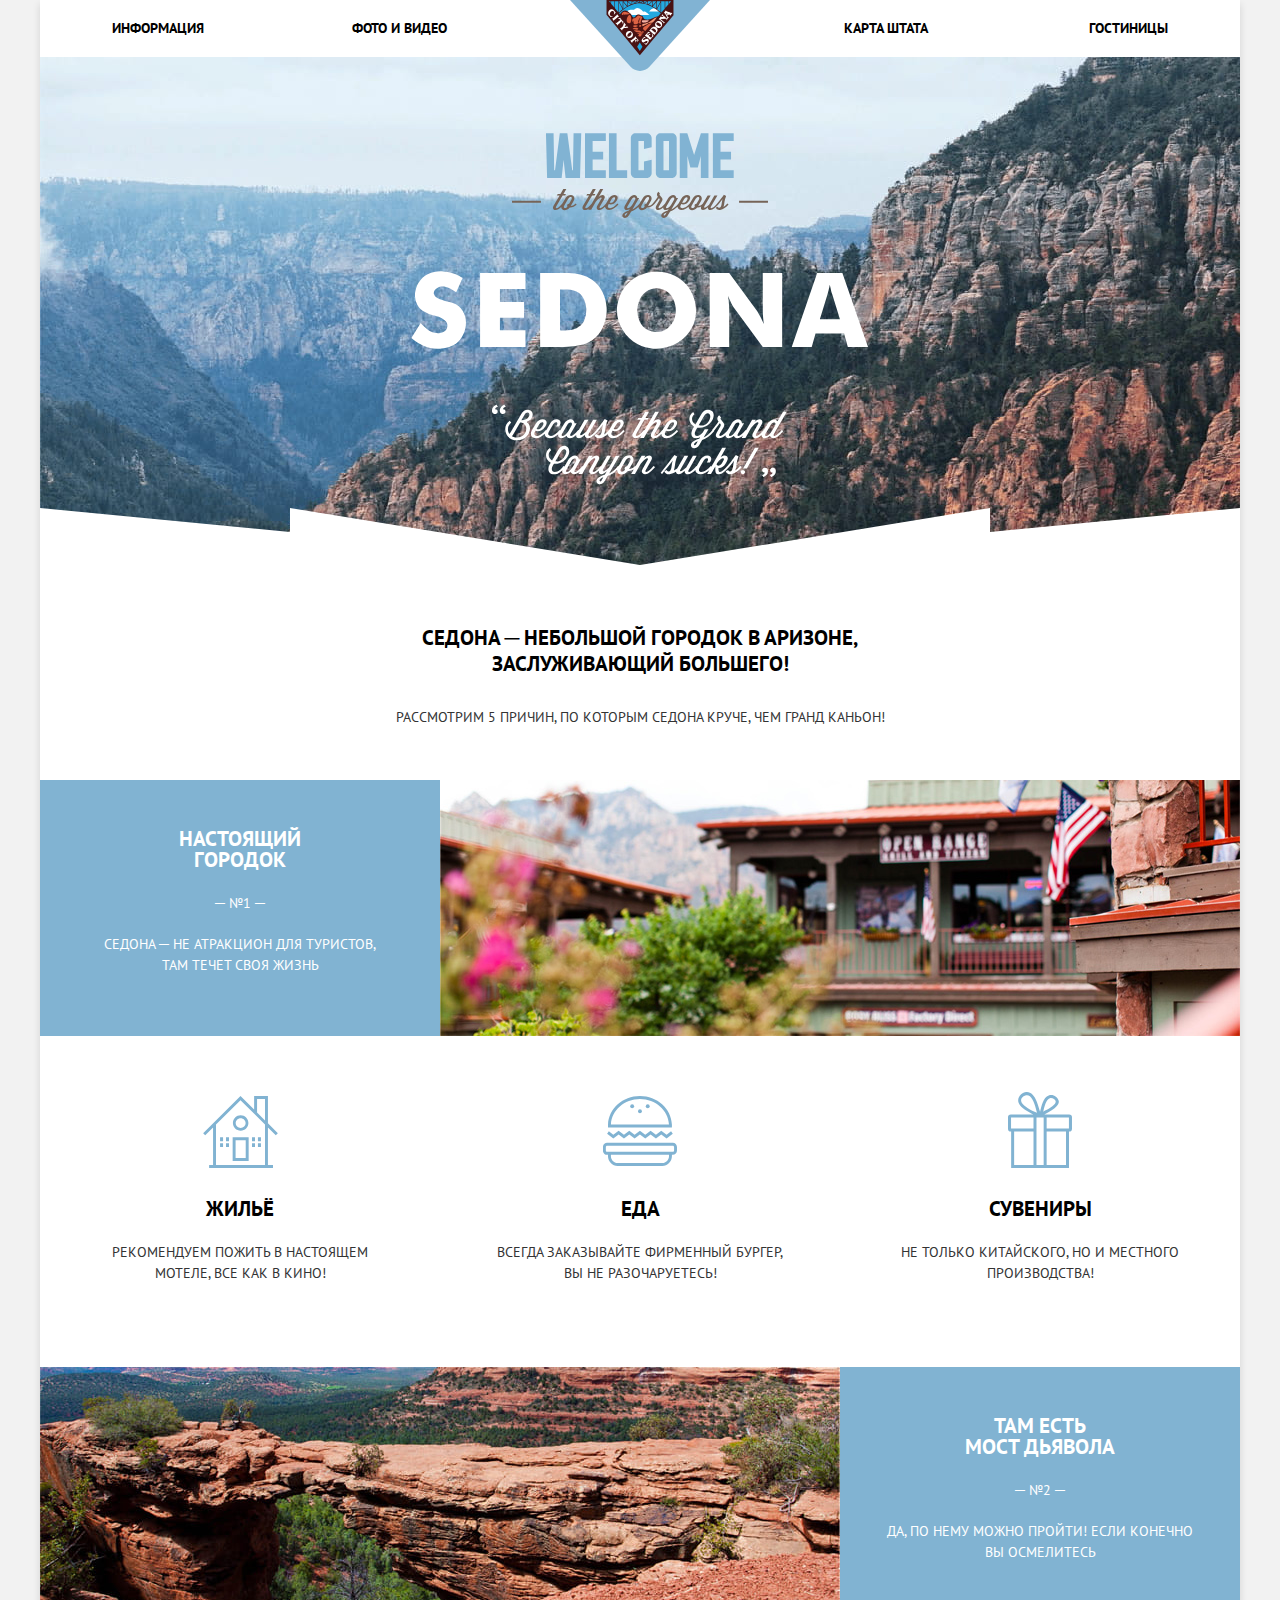
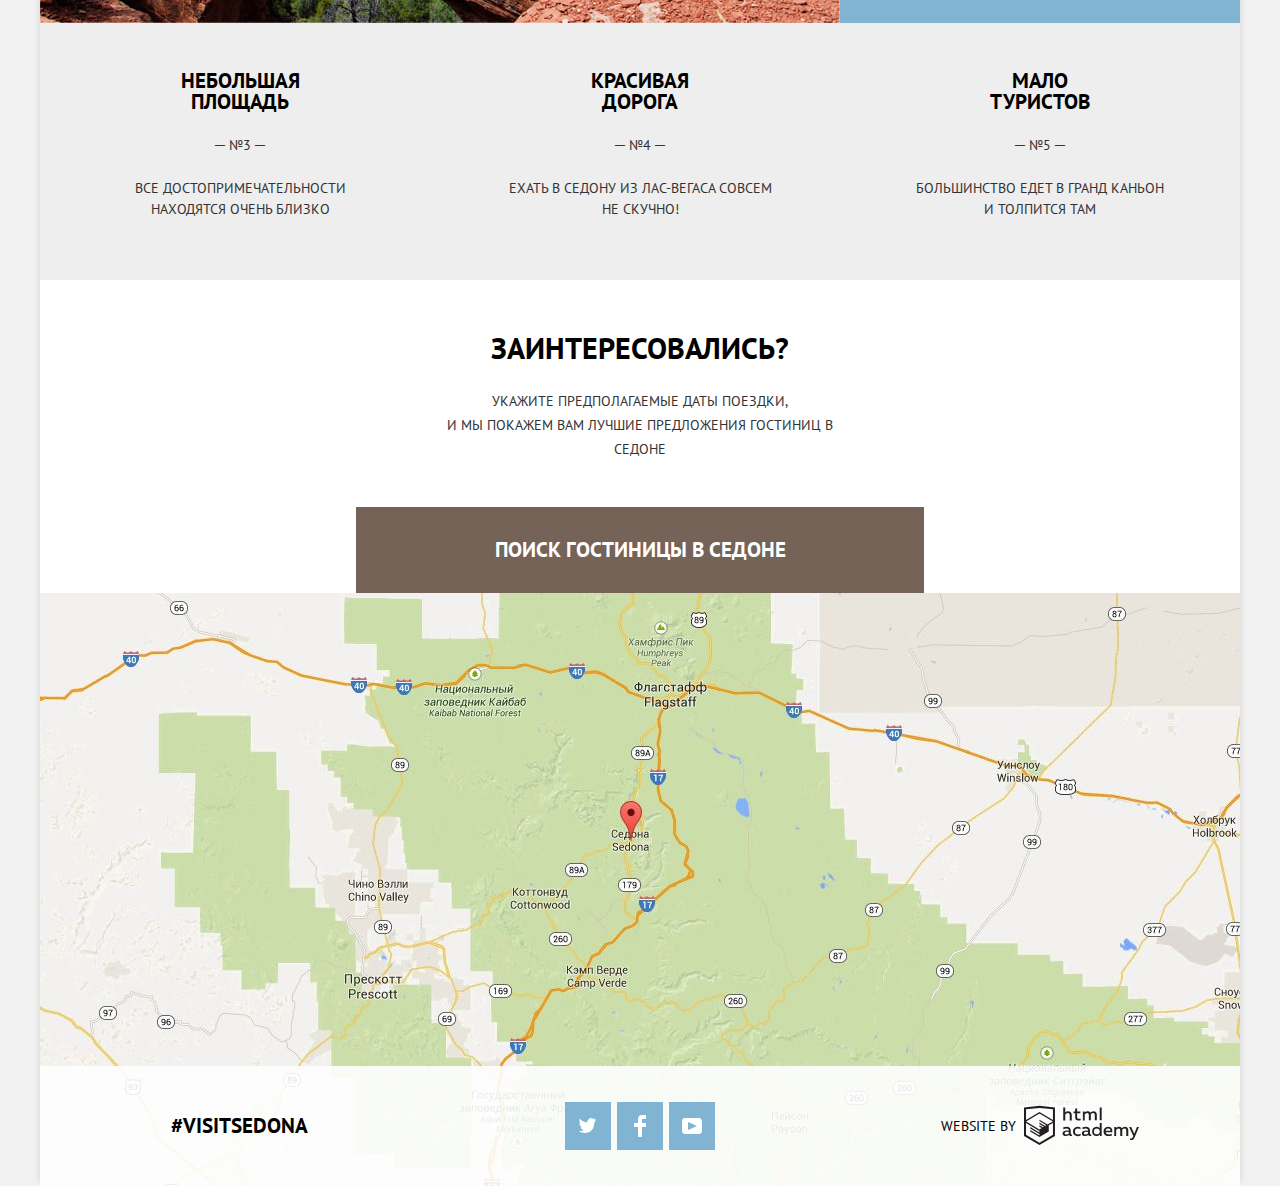
<file: index.html>
<!DOCTYPE html>
<html lang="ru">
<head>
	<meta charset="UTF-8">
	<title>HTML Academy: Седона</title>
	<link href="css/normalize.css" rel="stylesheet"><!--Подключение файла для улучшения кроссбраузерности-->
	<link href="https://fonts.googleapis.com/css?family=PT+Sans:400,700" rel="stylesheet"><!--Подключение шрифта-->
	<!--Прописать минимизированные стили-->
	<link href="css/style.min.css" rel="stylesheet"><!--Подключение стилей-->
</head>
<body>
	<div class="container">
		<!--Чердак-->
		<header class="main-header">
			<!--Основная навигация-->
			<nav class="main-navigation">
				<a class="index-logo main-header-logo"><img alt="Sity of Sedona" height="71" src="img/logo-sedona.svg" width="140"></a>
				<ul class="site-navigation">
					<li>
						<a href="info.html">Информация</a>
					</li>
					<li>
						<a href="foto-video.html">Фото и видео</a>
					</li>
					<li>
						<a href="map-state.html">Карта штата</a>
					</li>
					<li>
						<a href="catalog.html">Гостиницы</a>
					</li>
				</ul>
			</nav>
		</header><!--Основная часть-->
		<!--<div class="main-footer">-->
		<main>
			<!--Обертка для задника-гор-->
			<h1 class="visually-hidden">Добро пожаловать в Седону!</h1><!--Скрывается в стилях-->
			<!--Добро пожаловать на фоне гор-->
			<div class="welcome"><img alt="Добро пожаловать в Седону!" class="welcome-picture" height="353" src="img/intro-welcome.svg" width="459"></div><!--Преимущества-->
			<section class="features">
				<p class="features-slogan">Седона ─ небольшой городок в Аризоне, заслуживающий большего!</p>
				<h2 class="features-steep">Рассмотрим 5 причин, по которым Седона круче, чем Гранд каньон!</h2><!--Список преимуществ-->
				<div class="features-first">
					<div class="features-list-one">
						<h3>Настоящий городок</h3><span>─ №1 ─</span>
						<p>Седона ─ не атракцион для туристов, там течет своя жизнь</p>
					</div>
				</div>
				<ul class="features-second">
					<li class="features-list-housing">
						<h3 class="housing-icon">Жильё</h3>
						<p>Рекомендуем пожить в настоящем мотеле, все как в кино!</p>
					</li>
					<li class="features-list-food">
						<h3 class="food-icon">Еда</h3>
						<p>Всегда заказывайте фирменный бургер, вы не разочаруетесь!</p>
					</li>
					<li class="features-list-souvenirs">
						<h3 class="souvenirs-icon">Сувениры</h3>
						<p>Не только китайского, но и местного производства!</p>
					</li>
				</ul>
				<div class="features-third">
					<div class="features-list-two">
						<h3>Там есть<br>
						мост дьявола</h3><!--оставляем br-->
						<span>─ №2 ─</span>
						<p>Да, по нему можно пройти! Если конечно вы осмелитесь</p>
					</div>
				</div>
				<ul class="features-fourth">
					<li class="features-list-three">
						<h3>Небольшая площадь</h3><span>─ №3 ─</span>
						<p>Все достопримечательности находятся очень близко</p>
					</li>
					<li class="features-list-four">
						<h3>Красивая дорога</h3><span>─ №4 ─</span>
						<p>Ехать в Седону из Лас-Вегаса совсем не скучно!</p>
					</li>
					<li class="features-list-five">
						<h3>Мало туристов</h3><span>─ №5 ─</span>
						<p>Большинство едет в Гранд Каньон и толпится там</p>
					</li>
				</ul>
			</section><!--Поиск отеля-->
			<section class="interest">
				<h2 class="interest-ask">Заинтересовались?</h2>
				<p class="interest-date">Укажите предполагаемые даты поездки,<br>
				и мы покажем вам лучшие предложения гостиниц в Седоне</p><!--Вызов формы-->
				<div class="interest-form">
					<button class="search-button-call" id="search-button-call" type="button">Поиск гостиницы в Седоне</button>
					<form action="https://echo.htmlacademy.ru" class="search-form" method="post">
						<!--Дата заезда-->
						<div class="search-item">
							<label for="search-date-arrival">Дата заезда:</label>
							<div class="wrapper-date">
								<input class="search-date-arrival" id="search-date-arrival" name="date-arrival" type="text" value="24 апреля 2017"> <button class="search-button-calendar" type="button"><svg height="22" viewbox="0 0 21 22" width="21" xmlns="http://www.w3.org/2000/svg">
								<path d="M19.251 2.025h-2.845V.648c0-.381-.294-.689-.656-.689-.363 0-.656.308-.656.689v1.377h-3.938V.648c0-.381-.294-.689-.655-.689-.363 0-.657.308-.657.689v1.377H5.906V.648c0-.381-.294-.689-.656-.689-.363 0-.657.308-.657.689v1.377H1.75C.784 2.025 0 2.847 0 3.862v16.302C0 21.179.784 22 1.75 22h17.501c.966 0 1.749-.821 1.749-1.836V3.862c0-1.015-.783-1.837-1.749-1.837zm.437 18.139a.448.448 0 0 1-.437.459H1.75a.45.45 0 0 1-.438-.459V3.862a.45.45 0 0 1 .438-.459h2.844v1.378c0 .381.294.689.657.689.362 0 .656-.308.656-.689V3.403h3.938v1.378c0 .381.294.689.657.689.361 0 .655-.308.655-.689V3.403h3.938v1.378c0 .381.293.689.656.689.362 0 .656-.308.656-.689V3.403h2.845c.241 0 .437.206.437.459v16.302z"></path>
								<path d="M4.594 8.225h2.625v2.066H4.594zM4.594 11.668h2.625v2.067H4.594zM4.594 15.112h2.625v2.066H4.594zM9.188 15.112h2.625v2.066H9.188zM9.188 11.668h2.625v2.067H9.188zM9.188 8.225h2.625v2.066H9.188zM13.781 15.112h2.625v2.066h-2.625zM13.781 11.668h2.625v2.067h-2.625zM13.781 8.225h2.625v2.066h-2.625z"></path></svg></button>
							</div>
						</div><!--Дата выезда-->
						<div class="search-item">
							<label for="search-date-departure">Дата выезда:</label>
							<div class="wrapper-date">
								<input class="search-date-departure" id="search-date-departure" name="date-departure" placeholder="" type="text" value="4 июля 2017"> <button class="search-button-calendar" type="button"><svg height="22" viewbox="0 0 21 22" width="21" xmlns="http://www.w3.org/2000/svg">
								<path d="M19.251 2.025h-2.845V.648c0-.381-.294-.689-.656-.689-.363 0-.656.308-.656.689v1.377h-3.938V.648c0-.381-.294-.689-.655-.689-.363 0-.657.308-.657.689v1.377H5.906V.648c0-.381-.294-.689-.656-.689-.363 0-.657.308-.657.689v1.377H1.75C.784 2.025 0 2.847 0 3.862v16.302C0 21.179.784 22 1.75 22h17.501c.966 0 1.749-.821 1.749-1.836V3.862c0-1.015-.783-1.837-1.749-1.837zm.437 18.139a.448.448 0 0 1-.437.459H1.75a.45.45 0 0 1-.438-.459V3.862a.45.45 0 0 1 .438-.459h2.844v1.378c0 .381.294.689.657.689.362 0 .656-.308.656-.689V3.403h3.938v1.378c0 .381.294.689.657.689.361 0 .655-.308.655-.689V3.403h3.938v1.378c0 .381.293.689.656.689.362 0 .656-.308.656-.689V3.403h2.845c.241 0 .437.206.437.459v16.302z"></path>
								<path d="M4.594 8.225h2.625v2.066H4.594zM4.594 11.668h2.625v2.067H4.594zM4.594 15.112h2.625v2.066H4.594zM9.188 15.112h2.625v2.066H9.188zM9.188 11.668h2.625v2.067H9.188zM9.188 8.225h2.625v2.066H9.188zM13.781 15.112h2.625v2.066h-2.625zM13.781 11.668h2.625v2.067h-2.625zM13.781 8.225h2.625v2.066h-2.625z"></path></svg></button>
							</div>
						</div><!--Количество взрослых-->
						<div class="search-item">
							<div class="search-item-quantity">
								<label for="search-adults">Взрослые:</label> <button class="search-button-sign" type="button">-</button> <input class="search-adults" id="search-adults" name="adults" type="text" value="2"> <button class="search-button-sign" type="button">+</button>
							</div><!--Количество детей-->
							<div class="search-item-quantity">
								<label for="search-children">Дети:</label> <button class="search-button-sign" type="button">-</button> <input class="search-children" id="search-children" name="children" type="text" value="0"> <button class="search-button-sign" type="button">+</button>
							</div>
						</div><!--Кнопка найти-->
						<button class="search-button" type="submit">Найти</button>
					</form>
				</div>
			</section><!--Карта-->
			<section class="map">
				<div class="autonomous-interactive-map">
					<h2 class="visually-hidden">Карта</h2><img alt="Город Седона на карте" class="autonomous-map-img" height="747" src="img/bg-map.jpg" width="1280"> <iframe allowfullscreen class="autonomous-map-iframe" height="593" src="https://www.google.com/maps/embed?pb=!1m18!1m12!1m3!1d304950.82224501093!2d-112.00888125750699!3d34.8726480881359!2m3!1f0!2f0!3f0!3m2!1i1024!2i768!4f13.1!3m3!1m2!1s0x872da132f942b00d%3A0x5548c523fa6c8efd!2z0KHQtdC00L7QvdCwLCDQkNGA0LjQt9C-0L3QsCA4NjMzNiwg0KHQqNCQ!5e0!3m2!1sru!2sru!4v1553625710885" style="border:0" width="1200"></iframe>
				</div>
			</section><!--Карта-->
		</main><!--Завершение основного содержания-->
		<!--Подвал"-->
		<footer class="index-footer">
			<!--Инста-->
			<div class="hashtag">
				<a aria-label="Седона в Инстаграмме" href="https://www.instagram.com">#visitsedona</a>
			</div><!--Соцсети"-->
			<div class="footer-social">
				<ul>
					<!--Твиттер-->
					<li>
						<a aria-label="Седона в Твиттере" class="social-button" href="https://twitter.com"><svg height="15" viewbox="0 0 17 15" width="17" xmlns="http://www.w3.org/2000/svg">
						<path d="M10.95.144c1.685-.496 2.984.27 3.577 1.179.673-.231 1.331-.481 2.011-.708a2.345 2.345 0 0 1-.857 1.768c.685.17 1.304-.491 1.304-.491-.169 1-1.006 1.788-1.563 2.024-.231 6.75-3.175 11.217-10.077 11.082h-.446c-.41 0-4.164-.46-4.898-1.887 2.271.196 3.893-.422 4.693-1.177-.96-.3-2.679-.477-2.979-2.95.349.106.564.228 1.19.119C1.705 8.247.374 7.53.448 5.33c.285.328 1.067.536 1.34.472C1.085 5.561-.182 2.442.894.85c1.818 1.854 3.735 3.606 7.152 3.773C8.254 2.33 9.183.793 10.95.144z" fill="#FFF"></path></svg> <!--<img class="social-icons" src="img/twitter.svg" width="17" height="15" alt="Твиттер">--></a>
					</li><!--Фейсбук-->
					<li>
						<a aria-label="Седона в Фейсбуке" class="social-button" href="https://www.facebook.com"><svg height="22" viewbox="0 0 12 22" width="12" xmlns="http://www.w3.org/2000/svg">
						<path d="M12 4V0H8a4 4 0 0 0-4 4v4H0v4h4v10h4V12h4V8H8V4h4z" fill="#FFF"></path></svg> <!--<img class="social-icons" src="img/fb-icon.svg" width="12" height="22" alt="Фейсбук">--></a>
					</li><!--Ютьюб-->
					<li>
						<a aria-label="Седона в Ютьюбе" class="social-button" href="https://www.youtube.com"><svg height="16" viewbox="0 0 20 16" width="20" xmlns="http://www.w3.org/2000/svg">
						<path d="M17 0H3C1.35 0 0 1.35 0 3v10c0 1.65 1.35 3 3 3h14c1.65 0 3-1.35 3-3V3c0-1.65-1.35-3-3-3zM6.027 11.998V4.002L15.014 8l-8.987 3.998z" fill="#FFF"></path></svg> <!--<img class="social-icons" src="img/youtube.svg" width="20" height="16" alt="Ютьюб">--></a>
					</li>
				</ul>
			</div><!--Разработчик"-->
			<div class="footer-copyright">
				<b>Website by</b> <a class="button-copyright" href="https://htmlacademy.ru/intensive/htmlcss"><svg data-name="Layer 1" id="Layer_1" viewbox="0 0 108.08 36.85" xmlns="http://www.w3.org/2000/svg">
				<title>logo-htmlacademy-small1</title>
				<path d="M44.61,26.88a2,2,0,0,0,.55-0.1v1.33a3.25,3.25,0,0,1-1.18.21,1.67,1.67,0,0,1-1.67-1,4.84,4.84,0,0,1-3.14,1.08c-1.51,0-2.91-.83-2.91-2.55,0-2.13,2-2.79,3.71-2.79a11.08,11.08,0,0,1,2.17.25v-0.3c0-1-.76-1.77-2.19-1.77a7.42,7.42,0,0,0-3,.64v-1.7a10.21,10.21,0,0,1,3.19-.55c2.36,0,3.81,1.12,3.81,3.65v3a0.54,0.54,0,0,0,.49.59h0.17Zm-6.44-1.13A1.35,1.35,0,0,0,39.63,27h0.11a3.39,3.39,0,0,0,2.41-1V24.58a9.72,9.72,0,0,0-1.81-.21c-1,0-2.16.33-2.16,1.38h0Zm12.36-6.11a5,5,0,0,1,2.57.64V22a4.08,4.08,0,0,0-2.3-.7,2.75,2.75,0,1,0,0,5.49,5,5,0,0,0,2.43-.64v1.71a6.27,6.27,0,0,1-2.76.57A4.21,4.21,0,0,1,46,24.51q0-.21,0-0.41a4.32,4.32,0,0,1,4.18-4.46h0.38Zm12.17,7.24a2,2,0,0,0,.55-0.1v1.33a3.25,3.25,0,0,1-1.18.21,1.67,1.67,0,0,1-1.67-1,4.84,4.84,0,0,1-3.14,1.08c-1.51,0-2.91-.83-2.91-2.55,0-2.13,2-2.79,3.71-2.79a11.08,11.08,0,0,1,2.17.25v-0.3c0-1-.76-1.77-2.19-1.77a7.42,7.42,0,0,0-3,.64v-1.7a10.21,10.21,0,0,1,3.19-.55c2.36,0,3.81,1.12,3.81,3.65v3a0.54,0.54,0,0,0,.49.59h0.17Zm-6.44-1.13A1.35,1.35,0,0,0,57.73,27h0.11a3.39,3.39,0,0,0,2.41-1V24.58a9.72,9.72,0,0,0-1.81-.21c-1.06,0-2.16.33-2.16,1.38h0ZM73,16V28.2H71.35V26.88a3.88,3.88,0,0,1-3.19,1.54,4.4,4.4,0,0,1,0-8.78,3.81,3.81,0,0,1,3,1.3V16H73Zm-4.53,5.22a2.76,2.76,0,1,0,0,5.52A2.86,2.86,0,0,0,71.15,25V23A2.91,2.91,0,0,0,68.49,21.27ZM79,19.64c3.31,0,4.46,2.68,3.92,5.09H76.7c0.21,1.5,1.67,2.11,3.19,2.11a6.11,6.11,0,0,0,2.64-.59v1.6a7.14,7.14,0,0,1-3,.57C77,28.42,74.78,27,74.78,24a4.18,4.18,0,0,1,4-4.39H79Zm0.09,1.54a2.28,2.28,0,0,0-2.44,2.1v0.06H81.3A2,2,0,0,0,79.13,21.18Zm5.73,7V19.87h1.65v1a3.81,3.81,0,0,1,2.78-1.27A2.86,2.86,0,0,1,91.89,21a4.12,4.12,0,0,1,2.91-1.33A3.06,3.06,0,0,1,98,23V28.2h-1.9V23.05a1.59,1.59,0,0,0-1.42-1.75H94.42a2.8,2.8,0,0,0-2.07,1.12V28.2h-1.9V23.05A1.59,1.59,0,0,0,89,21.31H88.8a3,3,0,0,0-2.21,1.29v5.63H84.86Zm21.31-8.33h1.9l-3.91,9.46c-0.9,2.17-2.09,2.86-3.35,2.86a4.76,4.76,0,0,1-1.1-.14V30.46a2.86,2.86,0,0,0,.85.12c0.9,0,1.58-.64,2.07-1.9l0.17-.42-4-8.4h2l2.86,6.29ZM38.73,1.46V6.22a3.81,3.81,0,0,1,2.7-1.14,3.25,3.25,0,0,1,3.44,3.4v5.15H43V8.72a1.81,1.81,0,0,0-1.61-2h-0.3a2.93,2.93,0,0,0-2.32,1.39v5.52h-1.9V1.46h1.9ZM49.94,2.31v3h3V6.91h-3v3.81c0,1.1.5,1.46,1.58,1.46a4.49,4.49,0,0,0,1.69-.33v1.6A6.8,6.8,0,0,1,51,13.8a2.55,2.55,0,0,1-2.86-2.74V6.89H46.58V5.26h1.5V2.74Zm5.4,11.31V5.28H57v1A3.81,3.81,0,0,1,59.77,5a2.86,2.86,0,0,1,2.6,1.33A4.12,4.12,0,0,1,65.28,5,3.06,3.06,0,0,1,68.44,8.4v5.21h-1.9V8.46a1.59,1.59,0,0,0-1.42-1.75H64.89a2.8,2.8,0,0,0-2.07,1.12v5.78h-1.9V8.46A1.59,1.59,0,0,0,59.5,6.71H59.27A3,3,0,0,0,57.06,8v5.63H55.34ZM71.17,1.45H73V13.6H71.17V1.45ZM14.71,0H14.55L0,1.54V28.21l14.55,8.66,14.55-8.66V1.54Zm12.5,27.1L14.55,34.64,1.9,27.12V16.18l12.59,7.5V25L5.86,19.9v1.31l8.68,5.21v1.39L5.87,22.65V24l8.68,5.21,8.75-5.24V18.31L27.2,16V27.12Zm0-12.53-3.48,2-1.6,1L14.51,13v1.31L21,18.23H21l-0.14.09-1,.54-5.37-3.2V17l4.24,2.52-1,.67-3.2-1.9v1.31l2.1,1.24L14.5,22.1,2,14.65,14.51,7.11Zm0-1.32L14.49,5.76,1.91,13.25v-10L14.56,1.92,27.21,3.25v10h0Z" fill="#231f20" transform="translate(0 -0.02)"></path></svg> <!--<img class="img-copyright" src="img/logo-htmlacademy.svg" width="115" height="41" alt="html academy">--></a>
			</div>
		</footer><!--</div>-->
		<script src="js/script.min.js">
		</script>
	</div>
</body>
</html>
</file>
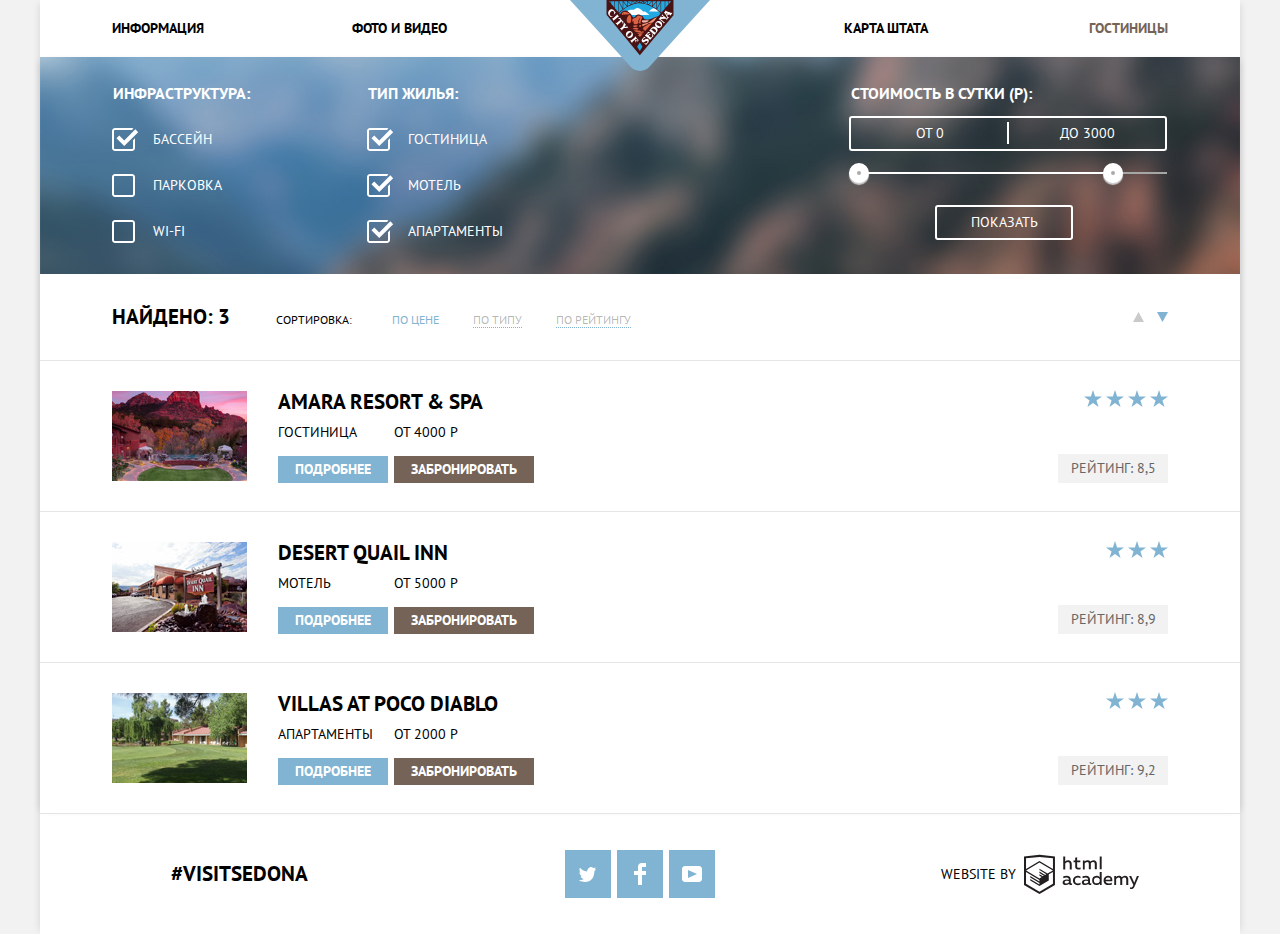
<file: catalog.html>
<!DOCTYPE html>
<html lang="ru">
<head>
	<meta charset="utf-8">
	<title>HTML Academy: Седона</title>
	<link href="css/normalize.css" rel="stylesheet"><!--Подключение файла для улучшения кроссбраузерности-->
	<link href="https://fonts.googleapis.com/css?family=PT+Sans:400,700" rel="stylesheet"><!--Подключение шрифта-->
	<!--Прописать минимизированные стили-->
	<link href="css/style.min.css" rel="stylesheet"><!--Подключение стилей-->
</head>
<body>
	<div class="container">
		<!--Чердак-->
		<header class="main-header">
			<!--Основная навигация-->
			<nav class="main-navigation">
				<a class="other-logo main-header-logo" href="index.html"><img alt="Sity of Sedona" height="71" src="img/logo-sedona.svg" width="140"></a>
				<ul class="site-navigation">
					<li>
						<a href="info.html">Информация</a>
					</li>
					<li>
						<a href="foto-video.html">Фото и видео</a>
					</li>
					<li>
						<a href="map-state.html">Карта штата</a>
					</li>
					<li class="site-navigatyion-current">
						<a class="active">Гостиницы</a>
					</li>
				</ul>
			</nav>
		</header><!--Основная часть-->
		<main class="container">
			<h1 class="visually-hidden">Отели</h1><!--Скрыть-->
			<!--Фильтр-->
			<section>
				<h2 class="visually-hidden">Фильтр отелей</h2>
				<form class="filters">
					<!--Чекбоксы-->
					<!--Инфраструктура-->
					<fieldset class="checkboxes-infrastructure">
						<legend>Инфраструктура:</legend>
						<ul>
							<li><input checked class="checkbox-filter visually-hidden" id="pool" type="checkbox"> <label for="pool">Бассейн</label></li>
							<li><input class="checkbox-filter visually-hidden" id="parking" type="checkbox"> <label for="parking">Парковка</label></li>
							<li><input class="checkbox-filter visually-hidden" id="wi-fi" type="checkbox"><label for="wi-fi">Wi-Fi</label></li>
						</ul>
					</fieldset><!--Тип жилья-->
					<fieldset class="checkboxes-housing">
						<legend>Тип жилья:</legend>
						<ul>
							<li><input checked class="checkbox-filter visually-hidden" id="hotel" type="checkbox"> <label for="hotel">Гостиница</label></li>
							<li><input checked class="checkbox-filter visually-hidden" id="motel" type="checkbox"> <label for="motel">Мотель</label></li>
							<li><input checked class="checkbox-filter visually-hidden" id="apartments" type="checkbox"> <label for="apartments">Апартаменты</label></li>
						</ul>
					</fieldset><!--Цена с ползунком-->
					<!--От и до-->
					<fieldset class="range-filter">
						<legend>Стоимость в сутки (р):</legend>
						<div class="price-controls">
							<div class="price-controls-min">
								<label for="min-price">От</label> <input class="min-price" id="min-price" type="text" value="0">
							</div>
							<div class="price-controls-max">
								<label for="max-price">До</label> <input class="max-price" id="max-price" type="text" value="3000">
							</div><!--Ползунок-->
						</div>
						<div class="range-controls">
							<div class="scale">
								<div class="bar"></div>
							</div>
							<div class="toggle min-toggle"></div>
							<div class="toggle max-toggle"></div>
						</div><!--Кнопка Показать-->
						<input class="form-btn" id="form-btn" name="form-btn" type="submit" value="Показать">
					</fieldset>
				</form><!--</div>-->
			</section><!--Результат поиска-->
			<div class="result">
				<h2 class="visually-hidden">Сортировка найденного по параметрам</h2>
				<p class="result-found">Найдено: 3</p>
				<div class="sort">
					<p class="sort-legend">Сортировка:</p>
					<ul class="criterion-sort">
						<li>
							<a class="criterion-priсe" href="catalog.html">По цене</a>
						</li>
						<li>
							<a class="criterion-type" href="catalog.html">По типу</a>
						</li>
						<li>
							<a class="criterion-rating" href="catalog.html">По рейтингу</a>
						</li>
					</ul><!--Значек соритировки-->
				</div>
				<ul class="up-down">
					<li>
						<a aria-label="Вверх" href="#"><svg height="10" viewbox="0 0 11 10" width="11" xmlns="http://www.w3.org/2000/svg">
						<path d="M5.5 0L0 10h11z" fill="#cacaca"></path></svg></a>
					</li>
					<li>
						<a aria-label="Вниз" href="#"><svg height="10" viewbox="0 0 11 10" width="11" xmlns="http://www.w3.org/2000/svg">
						<path d="M5.5 10L0 0h11" fill="#81b3d2"></path></svg></a>
					</li>
				</ul>
			</div><!--Перечень найденных отелей-->
			<section class="hotels">
				<h2 class="visually-hidden">Отобранные отели</h2>
				<ul class="catalog-list">
					<!--Карточка отеля 1-->
					<li class="catalog-item">
						<div class="catalog-photo">
							<a href="catalog-item#.html"><img alt="Фотография Amara resort&spa" height="90" src="img/hotel-1.jpg" width="135"></a>
						</div>
						<div class="catalog-info">
							<h3 class="catalog-category"><a href="catalog-item#.html">Amara resort & spa</a></h3><!--Ссылка на страницу конкретного отеля-->
							<div class="hotel-info">
								<div class="left-parts">
									<span class="catalog-item-title">Гостиница</span> <a class="button-deploy" href="#">Подробнее</a>
								</div>
								<div class="right-parts">
									<span class="catalog-item-price">от 4000 P</span> <a class="button-book" href="#">Забронировать</a>
								</div>
							</div>
						</div><!---Здесь будет рейтинг звездочками-->
						<div class="catalog-rating">
							<div class="star-rating"><img alt="рейтинг 4 звезды" height="17" src="img/star.svg" width="18"> <img alt="" height="17" src="img/star.svg" width="18"> <img alt="" height="17" src="img/star.svg" width="18"> <img alt="" height="17" src="img/star.svg" width="18"></div><span class="number-rating">Рейтинг: 8,5</span>
						</div>
					</li><!--Карточка отеля 2-->
					<li class="catalog-item">
						<div class="catalog-photo">
							<a href="catalog-item#.html"><img alt="Фотография Desert quail inn" height="90" src="img/hotel-2.jpg" width="135"></a>
						</div>
						<div class="catalog-info">
							<h3 class="catalog-category"><a href="catalog-item#.html">Desert quail inn</a></h3><!--Ссылка на страницу конкретного отеля-->
							<div class="hotel-info">
								<div class="left-parts">
									<span class="catalog-item-title">Мотель</span> <a class="button-deploy" href="#">Подробнее</a>
								</div>
								<div class="right-parts">
									<span class="catalog-item-price">от 5000 P</span> <a class="button-book" href="#">Забронировать</a>
								</div>
							</div>
						</div><!---Здесь будет рейтинг звездочками-->
						<div class="catalog-rating">
							<div class="star-rating"><img alt="рейтинг 3 звезды" height="17" src="img/star.svg" width="18"> <img alt="" height="17" src="img/star.svg" width="18"> <img alt="" height="17" src="img/star.svg" width="18"></div><span class="number-rating">Рейтинг: 8,9</span>
						</div>
					</li><!--Карточка отеля 3-->
					<li class="catalog-item">
						<div class="catalog-photo">
							<a href="catalog-item#.html"><img alt="Фотография Villas poco diablo" height="90" src="img/hotel-3.jpg" width="135"></a>
						</div>
						<div class="catalog-info">
							<h3 class="catalog-category"><a href="catalog-item#.html">Villas at poco diablo</a></h3><!--Ссылка на страницу конкретного отеля-->
							<div class="hotel-info">
								<div class="left-parts">
									<span class="catalog-item-title">Апартаменты</span> <a class="button-deploy" href="#">Подробнее</a>
								</div>
								<div class="right-parts">
									<span class="catalog-item-price">от 2000 P</span> <a class="button-book" href="#">Забронировать</a>
								</div>
							</div>
						</div><!---Здесь будет рейтинг звездочками-->
						<div class="catalog-rating">
							<div class="star-rating"><img alt="рейтинг 3 звезды" height="17" src="img/star.svg" width="18"> <img alt="" height="17" src="img/star.svg" width="18"> <img alt="" height="17" src="img/star.svg" width="18"></div><span class="number-rating">Рейтинг: 9,2</span>
						</div>
					</li>
				</ul>
			</section>
		</main><!--Подвал"-->
		<footer class="other-footer">
			<!--Инста-->
			<div class="hashtag">
				<a aria-label="Седона в Инстаграмме" href="https://www.instagram.com">#visitsedona</a>
			</div><!--Соцсети"-->
			<div class="footer-social">
				<ul>
					<!--Твиттер-->
					<li>
						<a aria-label="Седона в Твиттере" class="social-button" href="https://twitter.com"><svg height="15" viewbox="0 0 17 15" width="17" xmlns="http://www.w3.org/2000/svg">
						<path d="M10.95.144c1.685-.496 2.984.27 3.577 1.179.673-.231 1.331-.481 2.011-.708a2.345 2.345 0 0 1-.857 1.768c.685.17 1.304-.491 1.304-.491-.169 1-1.006 1.788-1.563 2.024-.231 6.75-3.175 11.217-10.077 11.082h-.446c-.41 0-4.164-.46-4.898-1.887 2.271.196 3.893-.422 4.693-1.177-.96-.3-2.679-.477-2.979-2.95.349.106.564.228 1.19.119C1.705 8.247.374 7.53.448 5.33c.285.328 1.067.536 1.34.472C1.085 5.561-.182 2.442.894.85c1.818 1.854 3.735 3.606 7.152 3.773C8.254 2.33 9.183.793 10.95.144z" fill="#FFF"></path></svg> <!--<img class="social-icons" src="img/twitter.svg" width="17" height="15" alt="Твиттер">--></a>
					</li><!--Фейсбук-->
					<li>
						<a aria-label="Седона в Фейсбуке" class="social-button" href="https://www.facebook.com"><svg height="22" viewbox="0 0 12 22" width="12" xmlns="http://www.w3.org/2000/svg">
						<path d="M12 4V0H8a4 4 0 0 0-4 4v4H0v4h4v10h4V12h4V8H8V4h4z" fill="#FFF"></path></svg></a>
					</li><!--Ютьюб-->
					<li>
						<a aria-label="Седона в Ютьюбе" class="social-button" href="https://www.youtube.com"><svg height="16" viewbox="0 0 20 16" width="20" xmlns="http://www.w3.org/2000/svg">
						<path d="M17 0H3C1.35 0 0 1.35 0 3v10c0 1.65 1.35 3 3 3h14c1.65 0 3-1.35 3-3V3c0-1.65-1.35-3-3-3zM6.027 11.998V4.002L15.014 8l-8.987 3.998z" fill="#FFF"></path></svg> <!--<img class="social-icons" src="img/youtube.svg" width="20" height="16" alt="Ютьюб">--></a>
					</li>
				</ul>
			</div><!--Разработчик"-->
			<div class="footer-copyright">
				<b>Website by</b>
				<a class="button-copyright" href="https://htmlacademy.ru/intensive/htmlcss">
					<svg data-name="Layer 1" id="Layer_1" viewbox="0 0 108.08 36.85" xmlns="http://www.w3.org/2000/svg">
						<title>logo-htmlacademy-small</title>
						<path d="M44.61,26.88a2,2,0,0,0,.55-0.1v1.33a3.25,3.25,0,0,1-1.18.21,1.67,1.67,0,0,1-1.67-1,4.84,4.84,0,0,1-3.14,1.08c-1.51,0-2.91-.83-2.91-2.55,0-2.13,2-2.79,3.71-2.79a11.08,11.08,0,0,1,2.17.25v-0.3c0-1-.76-1.77-2.19-1.77a7.42,7.42,0,0,0-3,.64v-1.7a10.21,10.21,0,0,1,3.19-.55c2.36,0,3.81,1.12,3.81,3.65v3a0.54,0.54,0,0,0,.49.59h0.17Zm-6.44-1.13A1.35,1.35,0,0,0,39.63,27h0.11a3.39,3.39,0,0,0,2.41-1V24.58a9.72,9.72,0,0,0-1.81-.21c-1,0-2.16.33-2.16,1.38h0Zm12.36-6.11a5,5,0,0,1,2.57.64V22a4.08,4.08,0,0,0-2.3-.7,2.75,2.75,0,1,0,0,5.49,5,5,0,0,0,2.43-.64v1.71a6.27,6.27,0,0,1-2.76.57A4.21,4.21,0,0,1,46,24.51q0-.21,0-0.41a4.32,4.32,0,0,1,4.18-4.46h0.38Zm12.17,7.24a2,2,0,0,0,.55-0.1v1.33a3.25,3.25,0,0,1-1.18.21,1.67,1.67,0,0,1-1.67-1,4.84,4.84,0,0,1-3.14,1.08c-1.51,0-2.91-.83-2.91-2.55,0-2.13,2-2.79,3.71-2.79a11.08,11.08,0,0,1,2.17.25v-0.3c0-1-.76-1.77-2.19-1.77a7.42,7.42,0,0,0-3,.64v-1.7a10.21,10.21,0,0,1,3.19-.55c2.36,0,3.81,1.12,3.81,3.65v3a0.54,0.54,0,0,0,.49.59h0.17Zm-6.44-1.13A1.35,1.35,0,0,0,57.73,27h0.11a3.39,3.39,0,0,0,2.41-1V24.58a9.72,9.72,0,0,0-1.81-.21c-1.06,0-2.16.33-2.16,1.38h0ZM73,16V28.2H71.35V26.88a3.88,3.88,0,0,1-3.19,1.54,4.4,4.4,0,0,1,0-8.78,3.81,3.81,0,0,1,3,1.3V16H73Zm-4.53,5.22a2.76,2.76,0,1,0,0,5.52A2.86,2.86,0,0,0,71.15,25V23A2.91,2.91,0,0,0,68.49,21.27ZM79,19.64c3.31,0,4.46,2.68,3.92,5.09H76.7c0.21,1.5,1.67,2.11,3.19,2.11a6.11,6.11,0,0,0,2.64-.59v1.6a7.14,7.14,0,0,1-3,.57C77,28.42,74.78,27,74.78,24a4.18,4.18,0,0,1,4-4.39H79Zm0.09,1.54a2.28,2.28,0,0,0-2.44,2.1v0.06H81.3A2,2,0,0,0,79.13,21.18Zm5.73,7V19.87h1.65v1a3.81,3.81,0,0,1,2.78-1.27A2.86,2.86,0,0,1,91.89,21a4.12,4.12,0,0,1,2.91-1.33A3.06,3.06,0,0,1,98,23V28.2h-1.9V23.05a1.59,1.59,0,0,0-1.42-1.75H94.42a2.8,2.8,0,0,0-2.07,1.12V28.2h-1.9V23.05A1.59,1.59,0,0,0,89,21.31H88.8a3,3,0,0,0-2.21,1.29v5.63H84.86Zm21.31-8.33h1.9l-3.91,9.46c-0.9,2.17-2.09,2.86-3.35,2.86a4.76,4.76,0,0,1-1.1-.14V30.46a2.86,2.86,0,0,0,.85.12c0.9,0,1.58-.64,2.07-1.9l0.17-.42-4-8.4h2l2.86,6.29ZM38.73,1.46V6.22a3.81,3.81,0,0,1,2.7-1.14,3.25,3.25,0,0,1,3.44,3.4v5.15H43V8.72a1.81,1.81,0,0,0-1.61-2h-0.3a2.93,2.93,0,0,0-2.32,1.39v5.52h-1.9V1.46h1.9ZM49.94,2.31v3h3V6.91h-3v3.81c0,1.1.5,1.46,1.58,1.46a4.49,4.49,0,0,0,1.69-.33v1.6A6.8,6.8,0,0,1,51,13.8a2.55,2.55,0,0,1-2.86-2.74V6.89H46.58V5.26h1.5V2.74Zm5.4,11.31V5.28H57v1A3.81,3.81,0,0,1,59.77,5a2.86,2.86,0,0,1,2.6,1.33A4.12,4.12,0,0,1,65.28,5,3.06,3.06,0,0,1,68.44,8.4v5.21h-1.9V8.46a1.59,1.59,0,0,0-1.42-1.75H64.89a2.8,2.8,0,0,0-2.07,1.12v5.78h-1.9V8.46A1.59,1.59,0,0,0,59.5,6.71H59.27A3,3,0,0,0,57.06,8v5.63H55.34ZM71.17,1.45H73V13.6H71.17V1.45ZM14.71,0H14.55L0,1.54V28.21l14.55,8.66,14.55-8.66V1.54Zm12.5,27.1L14.55,34.64,1.9,27.12V16.18l12.59,7.5V25L5.86,19.9v1.31l8.68,5.21v1.39L5.87,22.65V24l8.68,5.21,8.75-5.24V18.31L27.2,16V27.12Zm0-12.53-3.48,2-1.6,1L14.51,13v1.31L21,18.23H21l-0.14.09-1,.54-5.37-3.2V17l4.24,2.52-1,.67-3.2-1.9v1.31l2.1,1.24L14.5,22.1,2,14.65,14.51,7.11Zm0-1.32L14.49,5.76,1.91,13.25v-10L14.56,1.92,27.21,3.25v10h0Z" fill="#231f20" transform="translate(0 -0.02)">
						</path>
					</svg>
				</a>
			</div>
		</footer>
	</div>
</body>
</html>
</file>
<file: css/style.min.css>
body{padding:0;margin:0;font-family:"PT Sans","Arial","sans-serif";font-size:14px;line-height:24px;font-weight:400;color:#000;text-transform:uppercase;background-color:#f2f2f2}.visually-hidden{position:absolute;clip:rect(0 0 0 0);width:1px;height:1px;margin:-1px}.container{width:1200px;margin:0 auto;-webkit-box-shadow:5px 0 7px -4px rgba(0,0,0,0.1),-5px 0 7px -4px rgba(0,0,0,0.1);box-shadow:5px 0 7px -4px rgba(0,0,0,0.1),-5px 0 7px -4px rgba(0,0,0,0.1);position:relative}.welcome{background-image:url("../img/intro-mask.svg"),url("../img/background-photo.jpg");background-position:center 451px,top -56px center;background-repeat:no-repeat;background-size:100% 59px,cover;background-color:#7aaace}a{text-decoration:none;color:#000}.site-navigation{font-size:14px;line-height:26px;list-style:none;font-weight:700;background-color:#fff}.site-navigation [href]:hover,.site-navigation [href]:focus{color:#81b3d2}.site-navigation [href]:active{color:rgba(0,0,0,0.3)}.site-navigatyion-current a{color:#766357}.features-slogan{font-size:21px;line-height:26px;font-weight:700;background-color:#fff;margin:0}.features-steep{font-size:14px;line-height:26px;background-color:#fff;font-weight:400;color:#333}.autonomous-interactive-map{display:block;height:593px;position:relative;overflow:hidden}.autonomous-map-img{position:absolute;left:50%;-webkit-transform:translateX(-50%);-ms-transform:translateX(-50%);transform:translateX(-50%);bottom:0}.autonomous-map-iframe{position:absolute;left:0;bottom:0}.autonomous-interactive-map iframe{border:none}.search-button-call,.search-button{text-transform:uppercase;font-size:21px;line-height:26px;font-weight:700;color:#fff}.search-button-call{display:inline-block;background-color:#766357;border:none;vertical-align:top;font:inherit;text-transform:inherit;position:relative;z-index:2;margin-top:32px;padding:30px 0;width:100%;font-size:21px;font-weight:700;line-height:26px;color:#fff}.search-form{position:absolute;z-index:1;-webkit-transform-origin:top;-ms-transform-origin:top;transform-origin:top;padding:55px 55px;-webkit-box-sizing:border-box;box-sizing:border-box;text-align:left;background-color:#fff;-webkit-box-shadow:0 7px 15px 0 rgba(0,1,1,0.15);box-shadow:0 7px 15px 0 rgba(0,1,1,0.15)}.search-item{display:-webkit-box;display:-ms-flexbox;display:flex;-webkit-box-pack:justify;-ms-flex-pack:justify;justify-content:space-between;-webkit-box-align:center;-ms-flex-align:center;align-items:center;margin-bottom:29px;font-weight:700;line-height:26px;text-transform:uppercase}.search-item label,.search-item input{display:block}.search-item label{width:112px}.search-item input{padding:0;height:38px;-webkit-box-sizing:border-box;box-sizing:border-box;font:inherit;font-size:14px;text-transform:uppercase;background-color:#f2f2f2}.wrapper-date input{padding-left:13px;padding-right:44px;width:345px}.wrapper-date{position:relative}.search-button-call:hover,.search-button-call:focus{background-color:#604e43;color:rgb(255,255,255)}.search-button-call:active{background-color:#503e33;outline:none;color:rgba(255,255,255,0.302)}.search-button{background-color:#81b3d2;border:none}.search-button:hover,.search-button:focus{background-color:#669ec0;color:rgb(255,255,255)}.search-button:active{background-color:#5496bd;outline:none;color:rgba(255,255,255,0.302)}.search-date-arrival,.search-date-departure{color:#000;background-color:#f2f2f2;outline:none;text-transform:uppercase;font-size:14px;line-height:normal;border-style:solid;border-width:1px;border-color:#f2f2f2}.search-adults,.search-children,.search-button-calendar,.search-button-sign{color:#000;background-color:#f2f2f2;border:none;outline:none;text-transform:uppercase;font-size:14px;line-height:normal}.search-button-calendar{position:absolute;top:7px;right:8px;background-color:#f2f2f2;outline-color:#e5e5e5;opacity:0.3}.search-button-calendar:hover,.search-button-calendar:focus{opacity:1}.search-button-calendar:active svg{fill:#81b3d2}.search-button-calendar:focus svg{fill:#000000}.search-item-quantity{display:-webkit-box;display:-ms-flexbox;display:flex;-webkit-box-align:center;-ms-flex-align:center;align-items:center}.search-item-quantity label[for="search-children"]{width:65px}.search-adults,.search-children{width:38px;text-align:center}.search-date-arrival:hover,.search-date-departure:hover{background-color:#ebebeb;outline:none;border-style:solid;border-width:1px;border-color:#ebebeb}.search-date-arrival:focus,.search-date-departure:focus{background-color:#fff;border-style:solid;border-width:1px;border-color:#e5e5e5}.search-button-sign{color:#a9a9a9;background-color:#f2f2f2;display:block;width:38px;height:38px;font:inherit;font-size:24px;cursor:pointer}.search-button-sign:hover,.search-button-sign:focus{color:#000}.search-button-sign:active{color:#81b3d2}.search-button{margin-top:25px;padding:16px 0;width:100%;font-weight:700;font-size:21px;line-height:26px;color:#fff;background-color:#81b3d2}.search-button:hover{background-color:#669ec0}.search-button:active{background-color:#5496bd;color:rgba(255,255,255,0.3)}.button-deploy{font-size:14px;line-height:21px;font-weight:700;color:#fff;background-color:#81b3d2}.button-deploy:hover,.button-deploy:focus{background-color:#669ec0}.button-deploy:active{background-color:#5496bd;color:rgba(255,255,255,0.302)}.button-book{font-size:14px;line-height:21px;font-weight:700;color:#fff;background-color:#766357}.button-book:hover,.button-book:focus{background-color:#604e43}.button-book:active{background-color:#503e33;color:rgba(255,255,255,0.302)}.catalog-category a{font-size:21px;line-height:26px;font-weight:700;color:#000}.catalog-category a:hover,.catalog-category a:focus{color:#81b3d2}.catalog-category a:active{color:rgba(0,0,0,0.302)}.hashtag a{font-size:21px;line-height:26px;font-weight:700}.footer-social ul{list-style:none}.social-icons{background-color:#81b3d2}.social-icons:hover,.social-icons:focus{background-color:#669ec0}.social-icons:active{background-color:#5496bd}.footer-copyright{text-transform:uppercase;font-size:14px;line-height:26px}.features-first{background-color:#81b3d2;background-image:url(../img/background-first.jpg);background-repeat:no-repeat;background-position:right;min-height:256px;line-height:21px;font-weight:400}.features-list-one{width:400px;color:#fff;text-align:center;padding-top:48px;font-weight:400}.features-list-one h3{margin:0;padding:0 100px;font-size:21px;padding-bottom:23px;font-weight:400;font-weight:700}.features-list-one span{display:block;padding-bottom:20px}.features-list-one p{margin:0;padding:0 50px}.features-second{list-style:none;display:-webkit-box;display:-ms-flexbox;display:flex;-ms-flex-pack:distribute;justify-content:space-around;margin:0;padding:0;line-height:21px}.features-list-housing,.features-list-food,.features-list-souvenirs{width:350px;text-align:center;margin:auto;padding-top:162px}.features-list-housing h3,.features-list-food h3,.features-list-souvenirs h3{font-size:21px;padding-bottom:23px;font-weight:700;margin:0}.features-list-housing p,.features-list-food p,.features-list-souvenirs p{font-size:14px;font-weight:400;color:#333;margin:0;padding:0 30px;padding-bottom:83px}.housing-icon{position:relative}.housing-icon::before{content:"";position:absolute;background-image:url(../img/icon-1.svg);width:75px;height:72px;top:-102px;left:50%;margin-left:-37.5px;background-repeat:no-repeat;background-size:cover}.food-icon{position:relative}.food-icon::before{content:"";position:absolute;background-image:url(../img/icon-2.svg);width:74px;height:70px;top:-102px;left:50%;margin-left:-37px;background-repeat:no-repeat;background-size:cover}.souvenirs-icon{position:relative}.souvenirs-icon::before{content:"";position:absolute;background-image:url(../img/icon-3.svg);width:64px;height:76px;top:-106px;left:50%;margin-left:-32px;background-repeat:no-repeat;background-size:cover}.features-third{background-color:#81b3d2;background-image:url(../img/background-third.jpg);background-repeat:no-repeat;background-position:left;min-height:256px;line-height:21px;font-weight:400}.features-list-two{width:400px;color:#fff;text-align:center;padding-top:48px;font-weight:400;margin-left:auto;position:relative}.features-list-two h3{margin:0;font-size:21px;padding-bottom:23px;font-weight:400;font-weight:700}.features-list-two span{display:block;padding-bottom:20px}.features-list-two p{margin:0;padding:0 40px}.features-fourth{list-style:none;display:-webkit-box;display:-ms-flexbox;display:flex;-ms-flex-pack:distribute;justify-content:space-around;margin:0;padding:0;line-height:21px;background-color:#eee}.features-list-three,.features-list-four,.features-list-five{width:350px;text-align:center;margin:auto;padding-top:47px}.features-list-three h3,.features-list-four h3,.features-list-five h3{font-size:21px;padding:0 100px;padding-bottom:23px;font-weight:700;margin:0}.features-list-three span,.features-list-four span,.features-list-five span{display:block;padding-bottom:22px;color:#333}.features-list-three p,.features-list-four p,.features-list-five p{font-size:14px;font-weight:400;color:#333;margin:0;padding:0 50px;padding-bottom:60px}.features-list-four p{padding:0 40px;padding-bottom:60px}.main-header-logo{width:140px;height:71px;display:block;position:absolute;top:0;left:50%;margin-left:-70px;z-index:5}.site-navigation{margin:0;padding:0 72px;list-style:none;display:-webkit-box;display:-ms-flexbox;display:flex}.site-navigation li{width:240px;padding-top:15px;padding-bottom:16px}.site-navigation li:nth-child(3){margin-left:auto;text-align:right}.site-navigation li:nth-child(4){text-align:right}.welcome-picture{display:block;margin:0 auto;width:458px;height:352px}.welcome{padding-top:76px;height:432px}.features{background-color:#fff}.features-slogan{text-align:center;padding:0 290px;padding-top:60px;padding-bottom:27px}.features-steep{text-align:center;padding-bottom:50px;margin:0}.interest{display:block;background-color:#fff;position:relative;z-index:20;margin:0 auto;padding:0 316px;padding-top:25px;width:568px;text-align:center}.interest-form{width:568px}.interest-ask{margin-bottom:23px;font-size:30px;line-height:36px}.interest-date{padding:0 65px;line-height:24px;color:#333}.result{display:-webkit-box;display:-ms-flexbox;display:flex;-webkit-box-pack:justify;-ms-flex-pack:justify;justify-content:space-between;background-color:#fff;-webkit-box-align:center;-ms-flex-align:center;align-items:center;padding:30px 72px;border-bottom:1px solid #e5e5e5}.result-found{margin:0;display:block;width:134px;font-size:21px;line-height:26px;font-weight:700}.sort{-webkit-box-align:center;-ms-flex-align:center;align-items:center;display:-webkit-box;display:-ms-flexbox;display:flex;-ms-flex-wrap:wrap;flex-wrap:wrap;font-size:12px;line-height:18px;padding-left:30px;padding-right:10px;padding-top:5px}.sort-legend{margin:0}.criterion-sort{margin:0;list-style:none;display:-webkit-box;display:-ms-flexbox;display:flex}.criterion-sort li{padding-right:34px}.criterion-priсe{color:#81b3d2}.criterion-type,.criterion-rating{color:rgba(0,0,0,0.302);border-bottom:1px dotted #81b3d2}.criterion-type:hover,.criterion-rating:hover{color:#81b3d2}.criterion-type:active,.criterion-rating:active{color:#000;border-bottom:none}.up-down{margin:0;padding:0;display:-webkit-box;display:-ms-flexbox;display:flex;-webkit-box-pack:justify;-ms-flex-pack:justify;justify-content:space-between;width:35px;margin-left:auto;list-style:none}.up-down path:hover{fill:#000000}.up-down path:active{fill:#81b3d2}.hotels{background-color:#fff}.catalog-list{margin:0;padding-left:0}.catalog-item{list-style:none;display:-webkit-box;display:-ms-flexbox;display:flex;padding:28px 72px;border-bottom:1px solid #e5e5e5;-webkit-box-align:center;-ms-flex-align:center;align-items:center}.index-footer{display:-webkit-box;display:-ms-flexbox;display:flex;bottom:0;padding:36px 0;background-color:rgba(254,254,254,0.9);position:absolute;width:100%;z-index:20}.other-footer{display:-webkit-box;display:-ms-flexbox;display:flex;bottom:0;padding:36px 0;background-color:#fff;width:100%}.hashtag,.footer-social,.footer-copyright{display:-webkit-box;display:-ms-flexbox;display:flex;-webkit-box-align:center;-ms-flex-align:center;align-items:center;width:33.33%;-ms-flex-pack:distribute;justify-content:space-around}.footer-social ul{-webkit-padding-start:0;padding-inline-start:0;display:-webkit-box;display:-ms-flexbox;display:flex;-ms-flex-wrap:wrap;flex-wrap:wrap;-webkit-box-pack:center;-ms-flex-pack:center;justify-content:center;margin:0}.footer-social li{margin:0 3px}.social-button{display:-webkit-box;display:-ms-flexbox;display:flex;-webkit-box-align:center;-ms-flex-align:center;align-items:center;-webkit-box-pack:center;-ms-flex-pack:center;justify-content:center;width:46px;height:48px;background-color:#81b3d2}.social-button:hover,.social-button:focus{background-color:#669ec0}.social-button:active{background-color:#5496bd}.social-button:active path{fill:#88b6d1}.footer-copyright{-webkit-box-pack:center;-ms-flex-pack:center;justify-content:center}.footer-copyright a{padding-left:8px}.footer-copyright svg{display:block;width:115px;height:41px}.footer-copyright b{font-weight:400}.button-copyright:hover path{fill:#81b3d2}.button-copyright:active path{fill:#c9c8c8}.catalog-photo{display:block}.catalog-photo img{display:block;width:135px;height:90px}.catalog-info{display:block;padding:0 31px}.catalog-category{margin:0;line-height:26px;font-size:21px;font-weight:700;padding-bottom:7px}.hotel-info{display:-webkit-box;display:-ms-flexbox;display:flex}.left-parts{padding-right:6px}.catalog-item-title{display:block;width:110px;margin-bottom:13px;line-height:21px}.catalog-item-price{display:block;width:1 42px;margin-bottom:13px;line-height:21px}.button-deploy,.button-book{display:inline-block;padding:3px 17px;vertical-align:top}.catalog-rating{display:-webkit-box;display:-ms-flexbox;display:flex;-webkit-box-orient:vertical;-webkit-box-direction:normal;-ms-flex-direction:column;flex-direction:column;-webkit-box-pack:justify;-ms-flex-pack:justify;justify-content:space-between;width:240px;-webkit-box-align:end;-ms-flex-align:end;align-items:flex-end;margin-left:auto}.star-rating{margin-bottom:40px}.number-rating{display:block;width:110px;text-align:center;background-color:#f2f2f2;line-height:21px;color:rgb(102,102,102);padding:4px 0}.filters{display:-webkit-box;display:-ms-flexbox;display:flex;-webkit-box-pack:justify;-ms-flex-pack:justify;justify-content:space-between;padding:0 73px;padding-top:26px;background-color:#8dbad6;background-image:url(../img/filter-background.jpg);background-repeat:no-repeat;min-height:191px;background-position:0 16%}.checkboxes-infrastructure,.checkboxes-housing,.range-filter{margin:0;padding:0;width:200px;border:none;font-size:14px;line-height:21px}.range-filter{width:318px;margin-left:auto}.checkboxes-infrastructure{margin-right:55px}.checkboxes-infrastructure legend,.checkboxes-housing legend,.range-filter legend{font-size:16px;font-weight:700;color:#fff;padding-bottom:25px}.range-filter legend{padding-bottom:12px}.checkboxes-infrastructure ul,.checkboxes-housing ul{margin:0;padding:0}.checkboxes-infrastructure li,.checkboxes-housing li{list-style:none;color:#fff}.checkboxes legend{margin-bottom:20px}.visually-hidden input[type="checkbox"],.visually-hidden input[type="radio"]{border:0;padding:0;white-space:nowrap;-webkit-clip-path:inset(100%);clip-path:inset(100%);overflow:hidden}.checkbox-filter+label{display:block;position:relative;padding-left:40px;margin-bottom:25px;color:#fff;font-size:14px;line-height:21px}.checkbox-filter+label::before{position:absolute;display:block;content:"";top:-1px;left:-1px;width:27px;height:26px;background-image:url("../img/checkbox-off.svg");background-repeat:no-repeat}.checkbox-filter:checked+label::before{position:absolute;content:"";top:-1px;left:-1px;width:27px;height:26px;background-image:url("../img/checkbox-on.svg");background-repeat:no-repeat}.checkbox-filter:focus+label::before{outline:1px dashed #fff;outline-offset:2px}.checkbox-filter:checked:disabled+label::before{content:"";top:-1px;left:-1px;width:27px;height:26px;background-image:url("../img/checkbox-disabled-on.svg");background-repeat:no-repeat}.checkbox-filter:disabled+label::before{content:"";top:-1px;left:-1px;width:27px;height:26px;background-image:url("../img/checkbox-disabled-off.svg");background-repeat:no-repeat}.range-filter legend{padding-left:2px}.price-controls{border:solid #fff 2px;border-radius:3px;margin-bottom:10px}.price-controls:before{position:absolute;content:"";height:22px;width:2px;background:#fff;margin-top:4px;margin-left:156px}.price-controls-min,.price-controls-max{display:inline-block;width:49%;text-align:right;vertical-align:top}.price-controls-min{margin-right:auto}.min-price,.max-price{width:69px;padding:5px 0;background-color:transparent;border:0;text-align:left;color:#fff;font-size:14px;line-height:21px;outline:none}.max-price{width:80px}.price-controls label{color:#fff}.range-controls{position:relative;width:100%;height:24px;margin-bottom:20px}.range-controls .scale{position:absolute;top:50%;left:0;right:0;margin-top:-1px;height:2px;background:#fff}.range-controls .bar{height:2px;background:#6a6a6a;opacity:0.6}.bar{margin-left:80%}.range-controls .toggle{position:absolute;top:2px;left:0;width:4px;height:4px;border:8px solid #fff;background:#ababab;cursor:pointer;border-radius:50%;-webkit-box-shadow:0 2px 1px 0 #cfcfcf;box-shadow:0 2px 1px 0 #cfcfcf}.range-controls .toggle:hover{background:#1c4f80}.range-controls .min-toggle{left:0}.range-controls .max-toggle{left:80%}input.form-btn{width:138px;margin-left:86px;padding:5px;border:solid #fff 2px;border-radius:3px;color:#fff;background-color:transparent;font-size:14px;line-height:21px;font-family:"PT Sans","Arial","sans-serif";text-transform:uppercase}input.form-btn:hover{color:#000;background-color:#fff;-webkit-transition:0.5s;-o-transition:0.5s;transition:0.5s}@-webkit-keyframes show{0%{-webkit-transform:scaleY(0)translateY(-100%);transform:scaleY(0)translateY(-100%)}100%{-webkit-transform:scaleY(1)translateY(0);transform:scaleY(1)translateY(0)}}@keyframes show{0%{-webkit-transform:scaleY(0)translateY(-100%);transform:scaleY(0)translateY(-100%)}100%{-webkit-transform:scaleY(1)translateY(0);transform:scaleY(1)translateY(0)}}.js-form-show{display:block;-webkit-animation:show 0.75s forwards;animation:show 0.75s forwards}.js-form-close{display:none}
</file>
